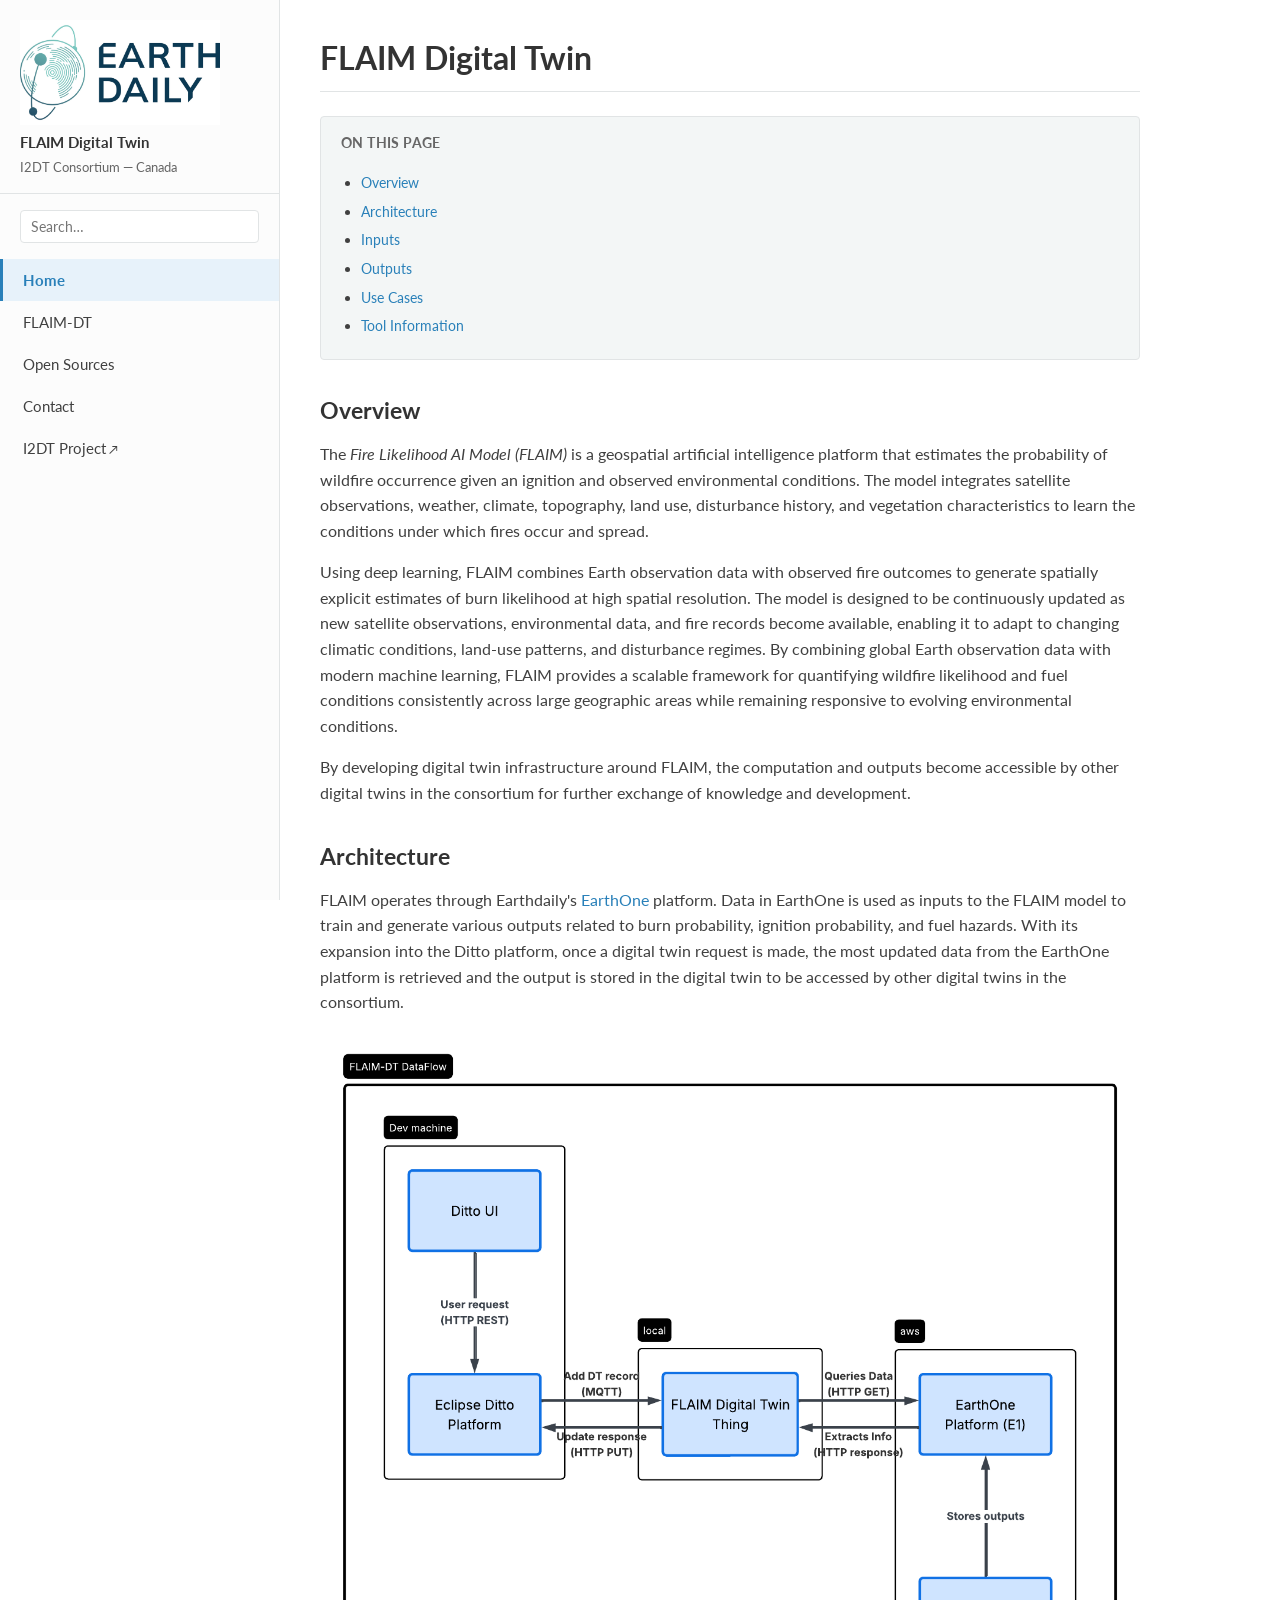
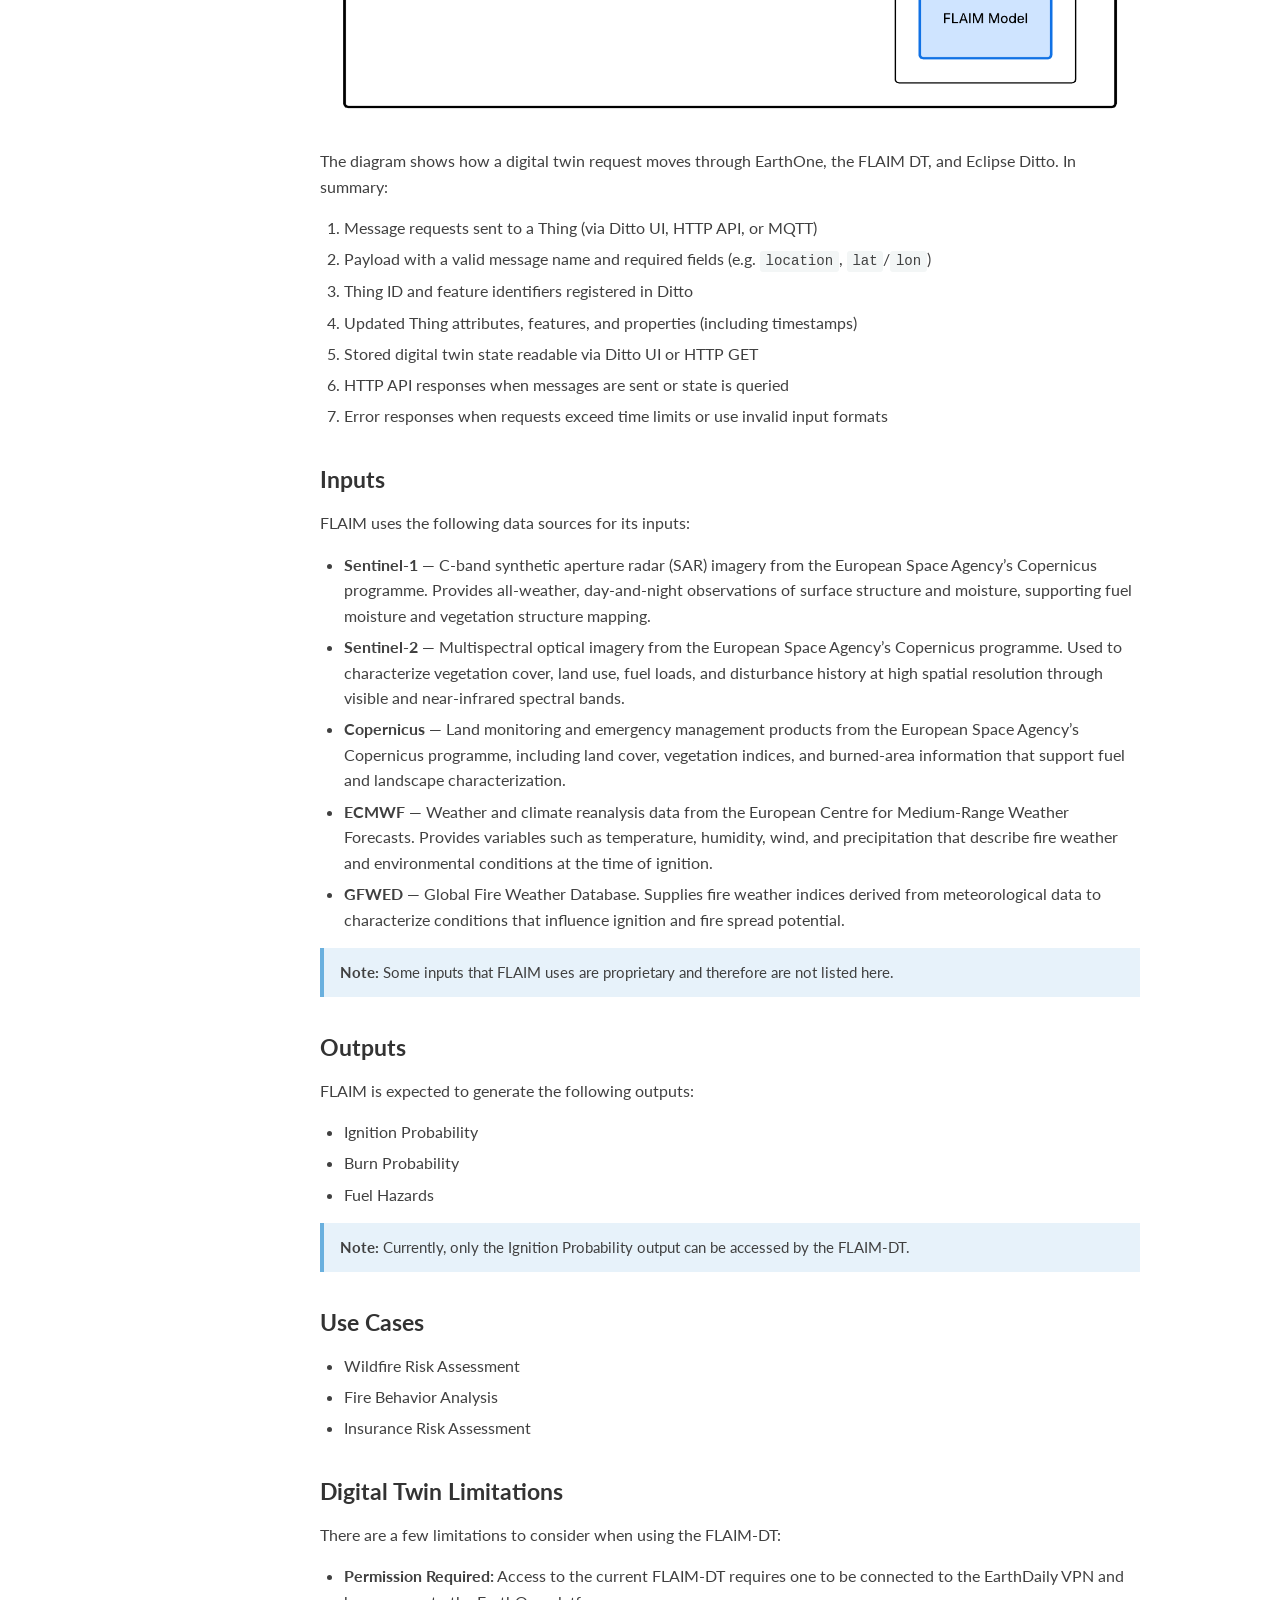
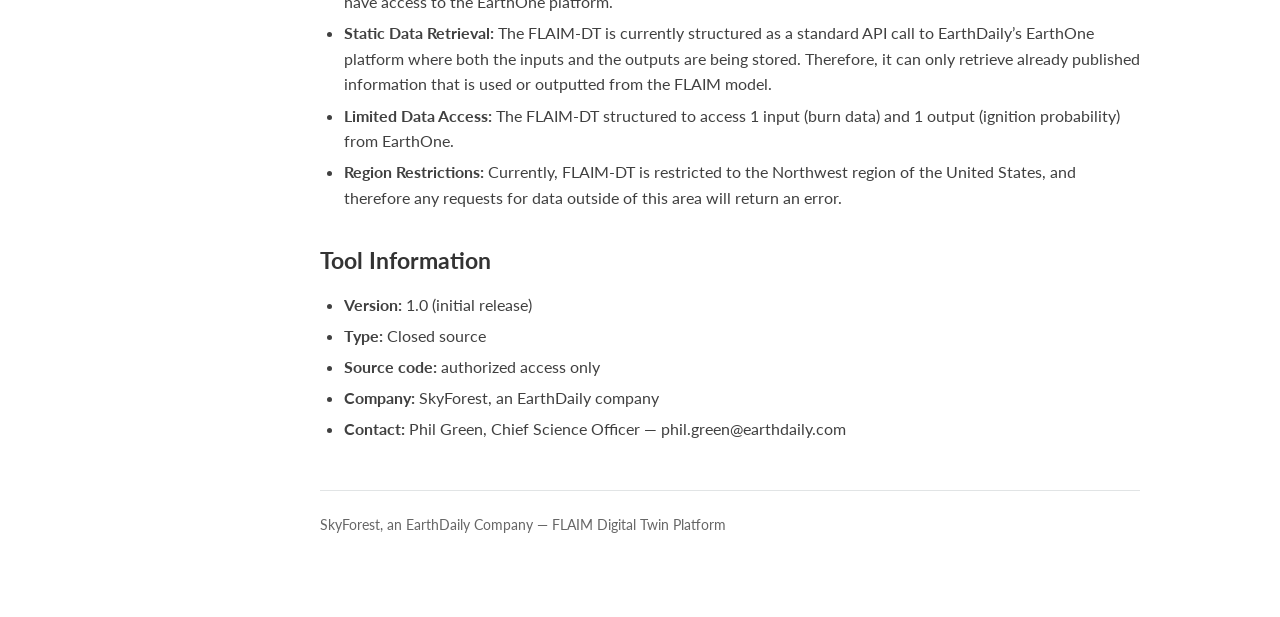
<file: index.html>
<script>
    document.getElementById('search-input').addEventListener('input', function (e) {
      const q = e.target.value.toLowerCase().trim();
      document.querySelectorAll('.main section').forEach(function (section) {
        const text = section.textContent.toLowerCase();
        section.classList.toggle('search-hidden', q.length > 0 && !text.includes(q));
      });
      document.querySelectorAll('.nav-tabs li').forEach(function (item) {
        const text = item.textContent.toLowerCase();
        item.classList.toggle('search-hidden', q.length > 0 && !text.includes(q));
      });
    });
  </script>


<!DOCTYPE html>
<html lang="en">
<head>
  <meta charset="UTF-8">
  <meta name="viewport" content="width=device-width, initial-scale=1.0">
  <title>FLAIM Digital Twin</title>
  <link rel="stylesheet" href="style.css">
</head>
<body>
  <a class="skip-link" href="#main-content">Skip to content</a>

  <div class="layout">
    <aside class="sidebar">
      <div class="sidebar-logo">
        <img src="images/EarthDaily_Logo.jpg" alt="EarthDaily Analytics" onerror="this.style.display='none'">
        <p class="site-title">FLAIM Digital Twin</p>
        <p class="site-subtitle">I2DT Consortium — Canada</p>
      </div>

      <div class="search-box">
        <input type="search" id="search-input" placeholder="Search…" aria-label="Search">
      </div>

      <ul class="nav-tabs">
        <li><a href="index.html" class="active">Home</a></li>
        <li><a href="FLAIM-DT.html">FLAIM-DT</a></li>
        <li><a href="open-sources.html">Open Sources</a></li>
        <li><a href="contact.html">Contact</a></li>
        <li class="external"><a href="https://itea4.org/project/i2dt.html" target="_blank" rel="noopener">I2DT Project</a></li>
      </ul>
    </aside>

    <main class="main" id="main-content">
      <h1>FLAIM Digital Twin</h1>

      <nav class="toc" aria-label="Table of contents">
        <p class="toc-title">On this page</p>
        <ul>
          <li><a href="#overview">Overview</a></li>
          <li><a href="#architecture">Architecture</a></li>
          <li><a href="#inputs">Inputs</a></li>
          <li><a href="#outputs">Outputs</a></li>
          <li><a href="#use-cases">Use Cases</a></li>
          <li><a href="#tool-information">Tool Information</a></li>
        </ul>
      </nav>

      <!-- OVERVIEW -->
      <section id="overview">
        <h2>Overview</h2>
        <p>
            The <i>Fire Likelihood AI Model (FLAIM)</i> is a geospatial artificial intelligence platform that estimates the probability of wildfire occurrence given an ignition and observed environmental conditions. The model integrates satellite observations, weather, climate, topography, land use, disturbance history, and vegetation characteristics to learn the conditions under which fires occur and spread.
        </p>
        <p>
            Using deep learning, FLAIM combines Earth observation data with observed fire outcomes to generate spatially explicit estimates of burn likelihood at high spatial resolution. The model is designed to be continuously updated as new satellite observations, environmental data, and fire records become available, enabling it to adapt to changing climatic conditions, land-use patterns, and disturbance regimes. By combining global Earth observation data with modern machine learning, FLAIM provides a scalable framework for quantifying wildfire likelihood and fuel conditions consistently across large geographic areas while remaining responsive to evolving environmental conditions.
        </p>
        <p>
            By developing digital twin infrastructure around FLAIM, the computation and outputs become accessible by other digital twins in the consortium for further exchange of knowledge and development.
        </p>
      </section>

      <!-- ARCHITECTURE -->
      <section id="architecture">
        <h2>Architecture</h2>
        <p>
            FLAIM operates through Earthdaily's <a href="https://earthdaily.com/earthone" target="_blank" rel="noopener">EarthOne</a> platform. Data in EarthOne is used as inputs to the FLAIM model to train and generate various outputs related to burn probability, ignition probability, and fuel hazards. With its expansion into the Ditto platform, once a digital twin request is made, the most updated data from the EarthOne platform is retrieved and the output is stored in the digital twin to be accessed by other digital twins in the consortium.
        </p>
        <img src="images/FLAIM-DTv2.png" alt="FLAIM Digital Twin infrastructure on Eclipse Ditto and EarthOne" style="max-width: 100%; height: auto; display: block; margin: 1rem 0;">

        <p>
          The diagram shows how a digital twin request moves through EarthOne, the FLAIM DT,
          and Eclipse Ditto. In summary:
        </p>
        <ol>
          <li>Message requests sent to a Thing (via Ditto UI, HTTP API, or MQTT)</li>
          <li>Payload with a valid message name and required fields (e.g. <code>location</code>, <code>lat</code>/<code>lon</code>)</li>
          <li>Thing ID and feature identifiers registered in Ditto</li>
          <li>Updated Thing attributes, features, and properties (including timestamps)</li>
          <li>Stored digital twin state readable via Ditto UI or HTTP GET</li>
          <li>HTTP API responses when messages are sent or state is queried</li>
          <li>Error responses when requests exceed time limits or use invalid input formats</li>
        </ol>

      </section>

      <!-- INPUTS -->
      <section id="inputs">
        <h2>Inputs</h2>
        <p>
            FLAIM uses the following data sources for its inputs:
            <ul>
              <li><strong>Sentinel-1</strong> — C-band synthetic aperture radar (SAR) imagery from the European Space Agency’s Copernicus programme. Provides all-weather, day-and-night observations of surface structure and moisture, supporting fuel moisture and vegetation structure mapping.</li>
              <li><strong>Sentinel-2</strong> — Multispectral optical imagery from the European Space Agency’s Copernicus programme. Used to characterize vegetation cover, land use, fuel loads, and disturbance history at high spatial resolution through visible and near-infrared spectral bands.</li>
              <li><strong>Copernicus</strong> — Land monitoring and emergency management products from the European Space Agency’s Copernicus programme, including land cover, vegetation indices, and burned-area information that support fuel and landscape characterization.</li>
              <li><strong>ECMWF</strong> — Weather and climate reanalysis data from the European Centre for Medium-Range Weather Forecasts. Provides variables such as temperature, humidity, wind, and precipitation that describe fire weather and environmental conditions at the time of ignition.</li>
              <li><strong>GFWED</strong> — Global Fire Weather Database. Supplies fire weather indices derived from meteorological data to characterize conditions that influence ignition and fire spread potential.</li>
          </ul>
        </p>
        <div class="note">
            <strong>Note:</strong> Some inputs that FLAIM uses are proprietary and therefore are not listed here.
        </div>
        
      </section>

      <!-- OUTPUTS -->
      <section id="outputs">
        <h2>Outputs</h2>
        <p>
            FLAIM is expected to generate the following outputs:
            <ul>
                <li>Ignition Probability</li>
                <li>Burn Probability</li>
                <li>Fuel Hazards</li>
            </ul>
        </p>
        <div class="note">
            <strong>Note:</strong> Currently, only the Ignition Probability output can be accessed by the FLAIM-DT.
        </div>
        
      </section>

      <!-- USE CASES -->
      <section id="use-cases">
        <h2>Use Cases</h2>
        <ul>
            <li>Wildfire Risk Assessment</li>
            <li>Fire Behavior Analysis</li>
            <li>Insurance Risk Assessment</li>
        </ul>


        <h2>Digital Twin Limitations</h2>
        <p>
          There are a few limitations to consider when using the FLAIM-DT:
        </p>
        <ul>
          <li><strong>Permission Required:</strong> Access to the current FLAIM-DT requires one to be connected to the EarthDaily VPN and have access to the EarthOne platform.</li>
          <li><strong>Static Data Retrieval:</strong> The FLAIM-DT is currently structured as a standard API call to EarthDaily’s EarthOne platform where both the inputs and the outputs are being stored. Therefore, it can only retrieve already published information that is used or outputted from the FLAIM model.</li>
          <li><strong>Limited Data Access:</strong> The FLAIM-DT structured to access 1 input (burn data) and 1 output (ignition probability) from EarthOne. </li>
          <li><strong>Region Restrictions:</strong> Currently, FLAIM-DT is restricted to the Northwest region of the United States, and therefore any requests for data outside of this area will return an error. </li>
        </ul>

      <!-- TOOL INFORMATION -->
      <section id="tool-information">
        <h2>Tool Information</h2>
        <ul>
          <li><strong>Version:</strong> 1.0 (initial release)</li>
          <li><strong>Type:</strong> Closed source</li>
          <li><strong>Source code:</strong> authorized access only</li>
          <li><strong>Company:</strong> SkyForest, an EarthDaily company</li>
          <li><strong>Contact:</strong> Phil Green, Chief Science Officer — phil.green@earthdaily.com</li>
        </ul>
      </section>

      <footer class="footer">
        <p>SkyForest, an EarthDaily Company — FLAIM Digital Twin Platform</p>
      </footer>
    </main>
  </div>

  <!-- paste shared search script here -->
</body>
</html>
</file>
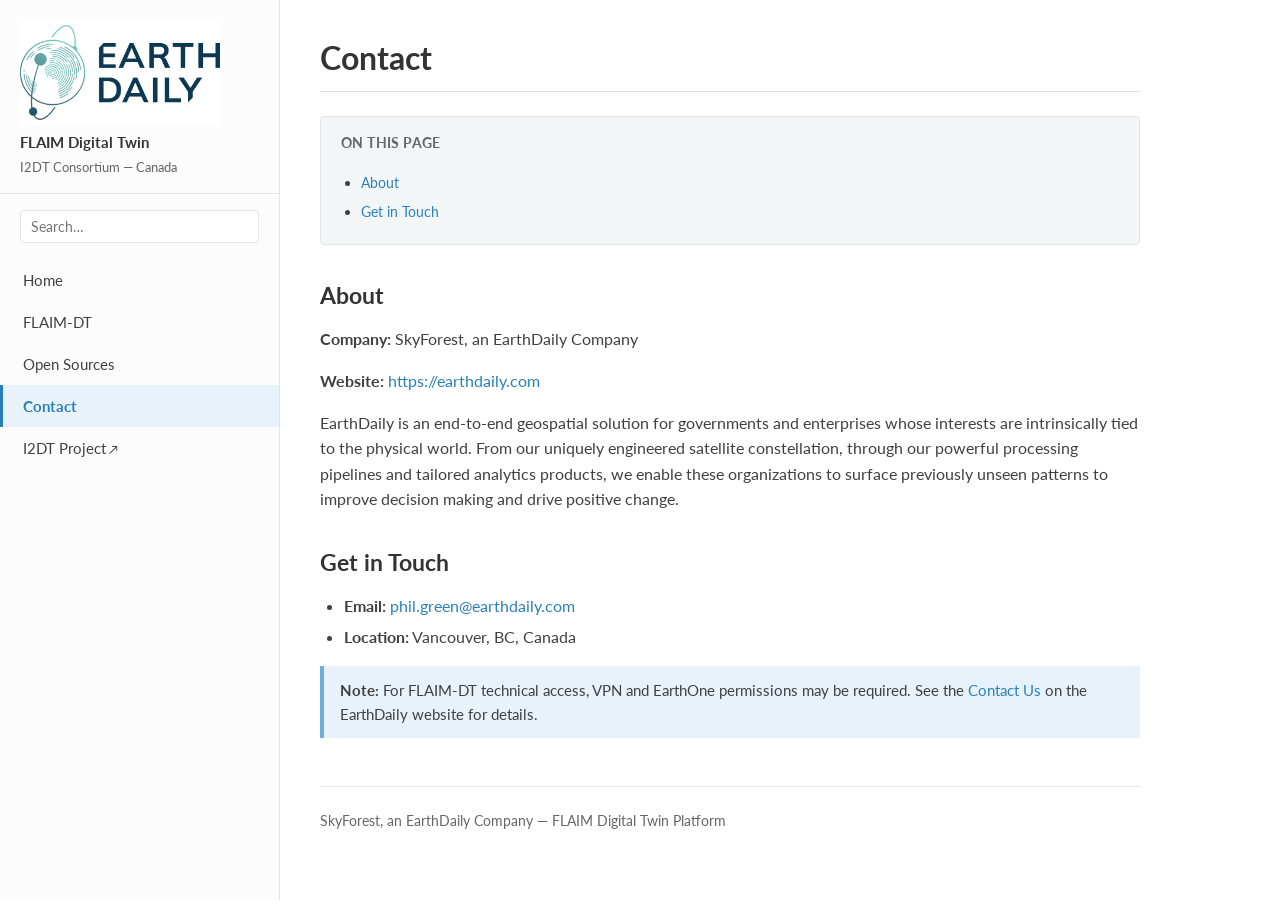
<file: contact.html>
<script>
    document.getElementById('search-input').addEventListener('input', function (e) {
      const q = e.target.value.toLowerCase().trim();
      document.querySelectorAll('.main section').forEach(function (section) {
        const text = section.textContent.toLowerCase();
        section.classList.toggle('search-hidden', q.length > 0 && !text.includes(q));
      });
      document.querySelectorAll('.nav-tabs li').forEach(function (item) {
        const text = item.textContent.toLowerCase();
        item.classList.toggle('search-hidden', q.length > 0 && !text.includes(q));
      });
    });
  </script>

<!DOCTYPE html>
<html lang="en">
<head>
  <meta charset="UTF-8">
  <meta name="viewport" content="width=device-width, initial-scale=1.0">
  <title>Contact — FLAIM Digital Twin</title>
  <link rel="stylesheet" href="style.css">
</head>
<body>
  <a class="skip-link" href="#main-content">Skip to content</a>

  <div class="layout">
    <aside class="sidebar">
        <div class="sidebar-logo">
            <img src="images/EarthDaily_Logo.jpg" alt="EarthDaily Analytics" onerror="this.style.display='none'">
            <p class="site-title">FLAIM Digital Twin</p>
            <p class="site-subtitle">I2DT Consortium — Canada</p>
          </div>

      <div class="search-box">
        <input type="search" id="search-input" placeholder="Search…" aria-label="Search">
      </div>

      <ul class="nav-tabs">
        <li><a href="index.html">Home</a></li>
        <li><a href="FLAIM-DT.html">FLAIM-DT</a></li>
        <li><a href="open-sources.html">Open Sources</a></li>
        <li><a href="contact.html" class="active">Contact</a></li>
        <li class="external"><a href="https://itea4.org/project/i2dt.html" target="_blank" rel="noopener">I2DT Project</a></li>
      </ul>
    </aside>

    <main class="main" id="main-content">
      <h1>Contact</h1>

      <nav class="toc" aria-label="Table of contents">
        <p class="toc-title">On this page</p>
        <ul>
          <li><a href="#about">About</a></li>
          <li><a href="#get-in-touch">Get in Touch</a></li>
        </ul>
      </nav>

      <section id="about">
        <h2>About</h2>
        <p><strong>Company:</strong> SkyForest, an EarthDaily Company</p>
        <p><strong>Website:</strong> <a href="https://earthdaily.com" target="_blank" rel="noopener">https://earthdaily.com</a></p>
        <p>
            EarthDaily is an end-to-end geospatial solution for governments and enterprises whose interests are intrinsically tied to the physical world. From our uniquely engineered satellite constellation, through our powerful processing pipelines and tailored analytics products, we enable these organizations to surface previously unseen patterns to improve decision making and drive positive change.
        </p>
      </section>

      <section id="get-in-touch">
        <h2>Get in Touch</h2>
        <ul>
          <li><strong>Email:</strong> <a href="mailto:phil.green@earthdaily.com">phil.green@earthdaily.com</a></li>
          <li><strong>Location:</strong> Vancouver, BC, Canada</li>
        </ul>
        <div class="note">
          <strong>Note:</strong> For FLAIM-DT technical access, VPN and EarthOne permissions may be required. See the <a href="https://earthdaily.com/contact">Contact Us</a> on the EarthDaily website for details.
        </div>
      </section>

      <footer class="footer">
        <p>SkyForest, an EarthDaily Company — FLAIM Digital Twin Platform</p>
      </footer>
    </main>
  </div>
</body>
</html>
</file>
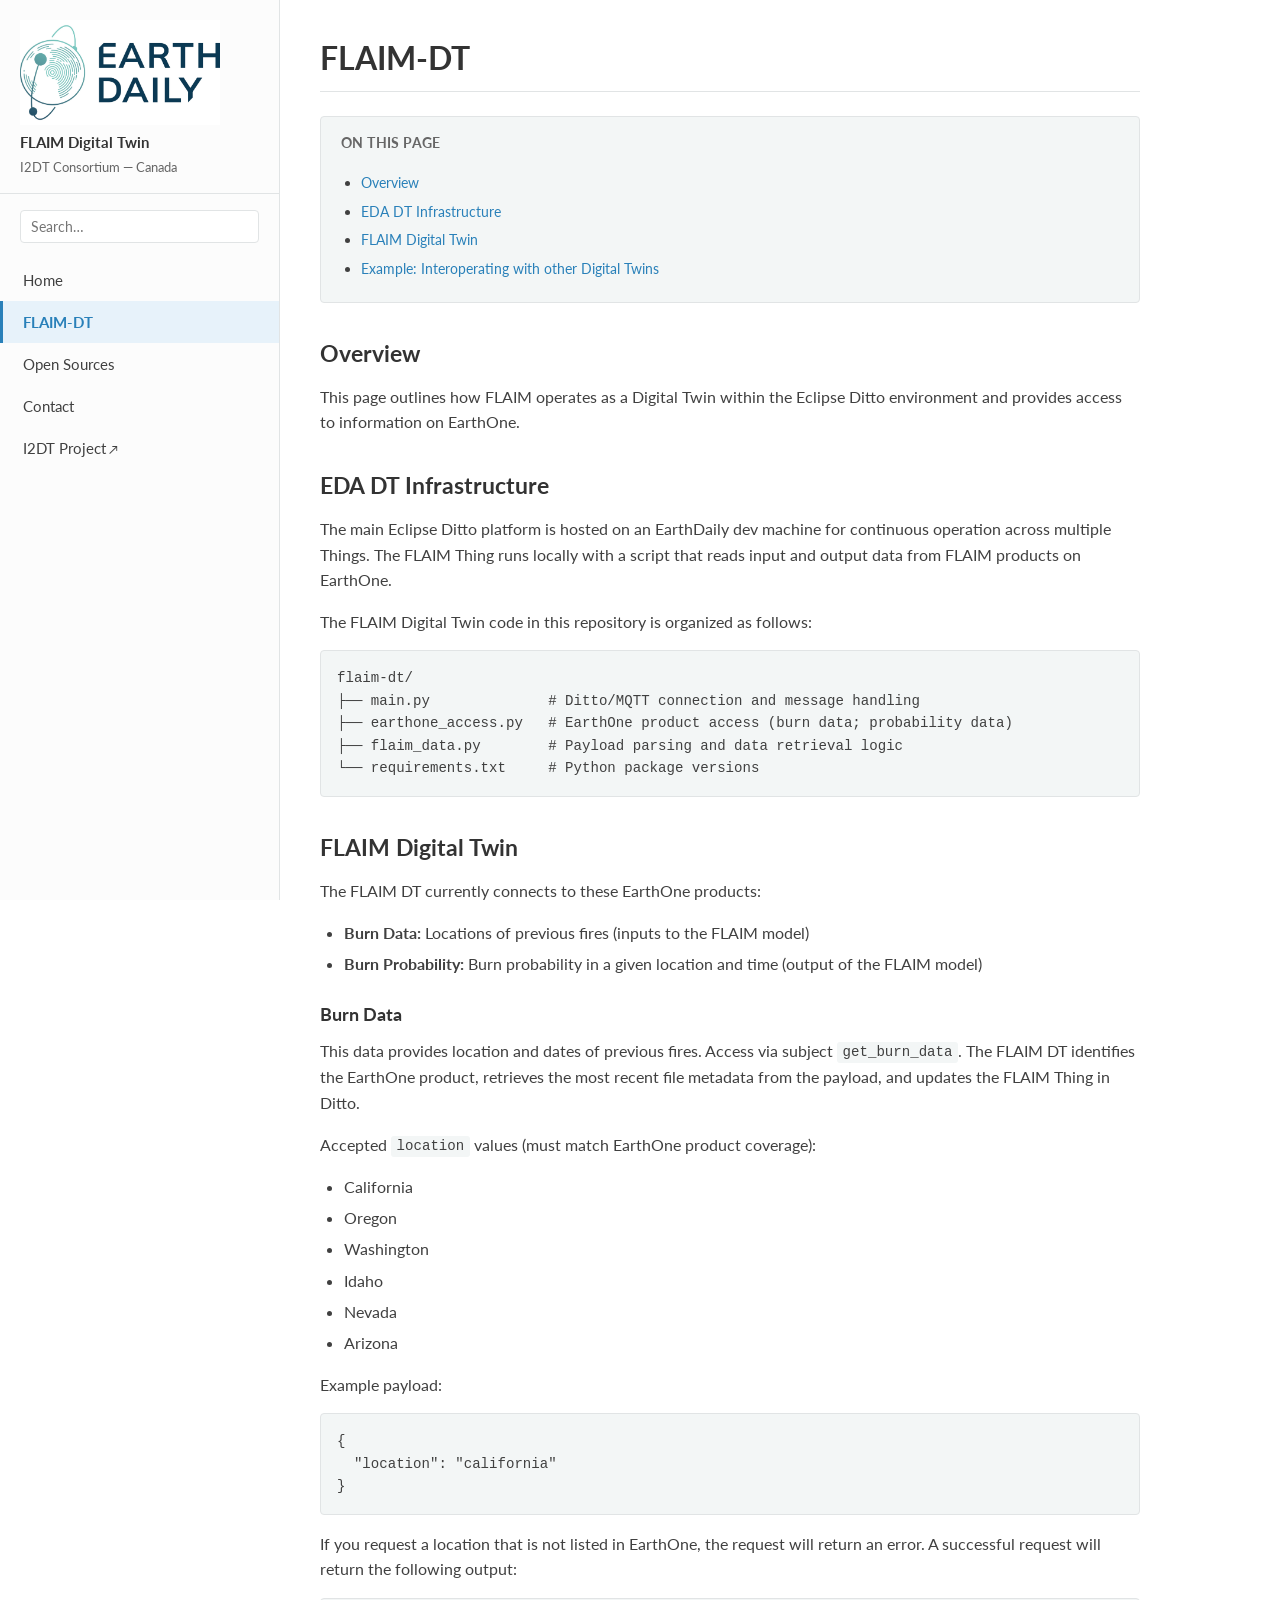
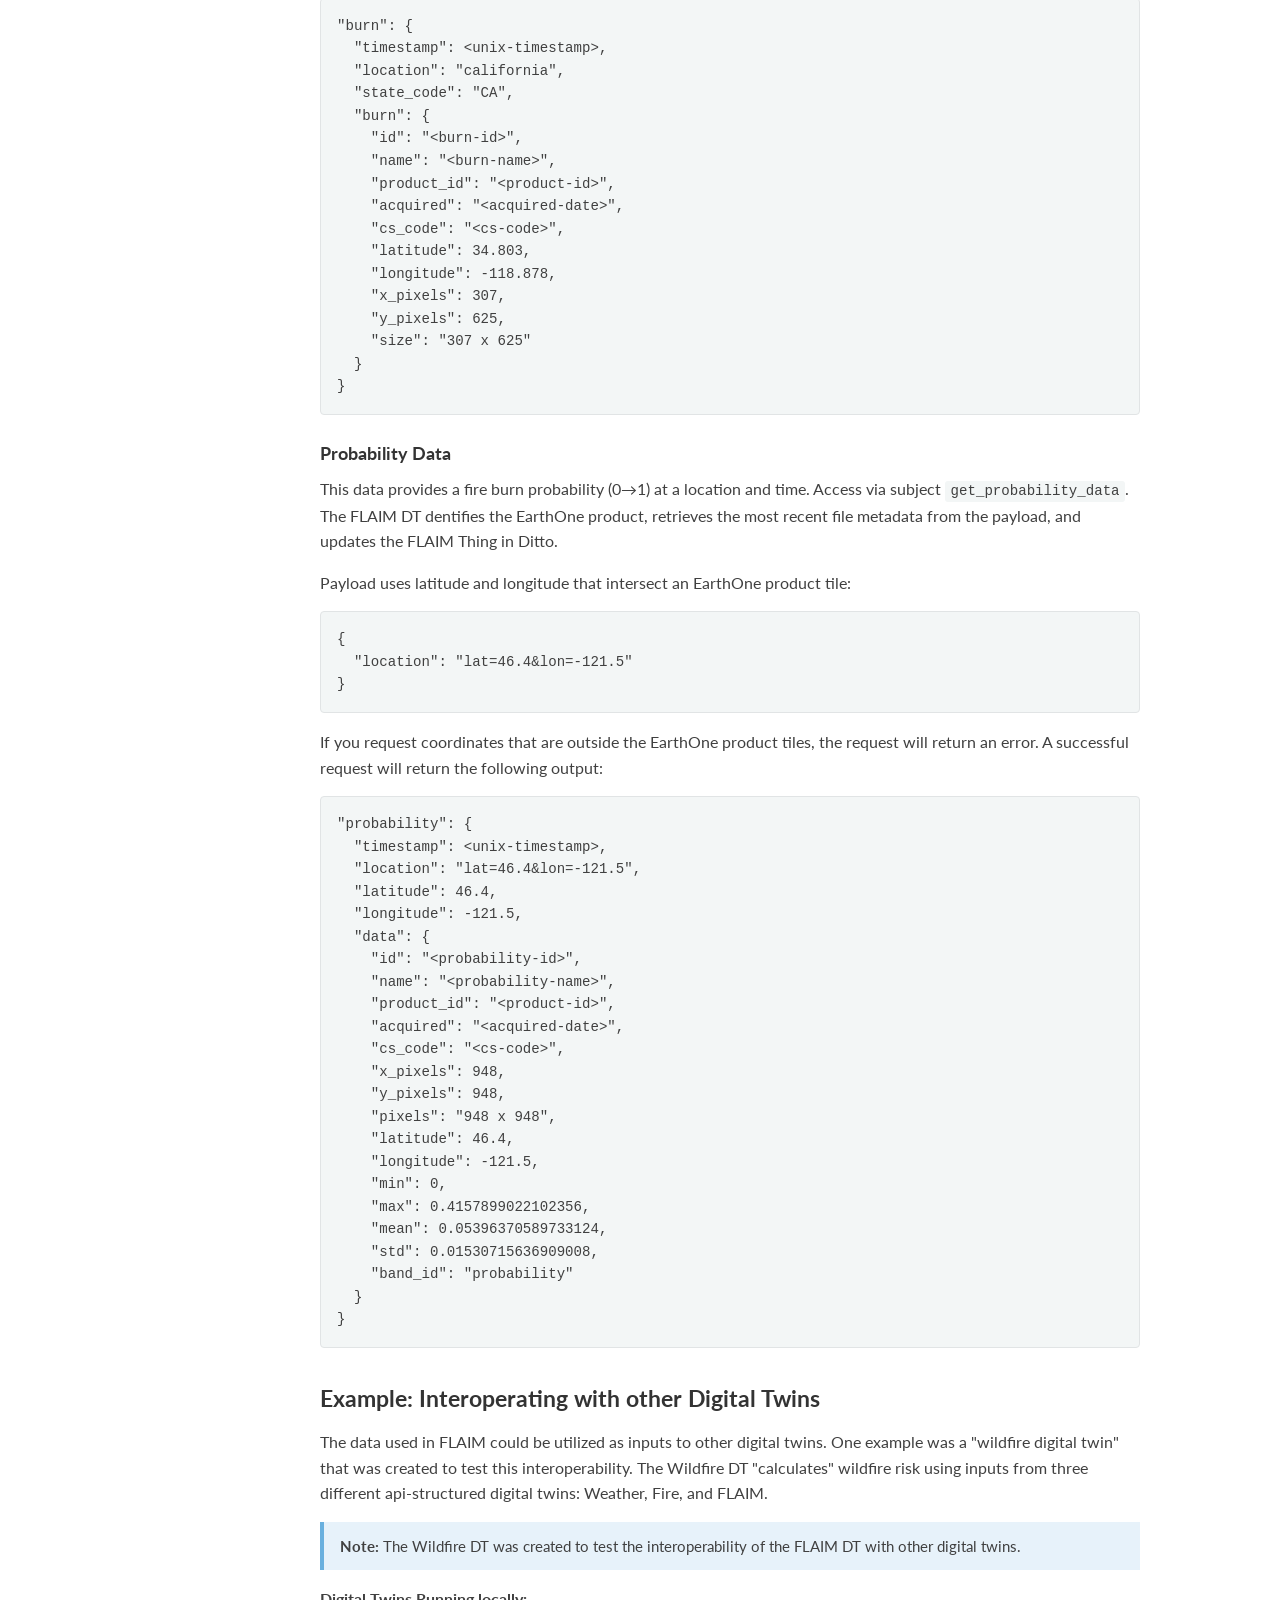
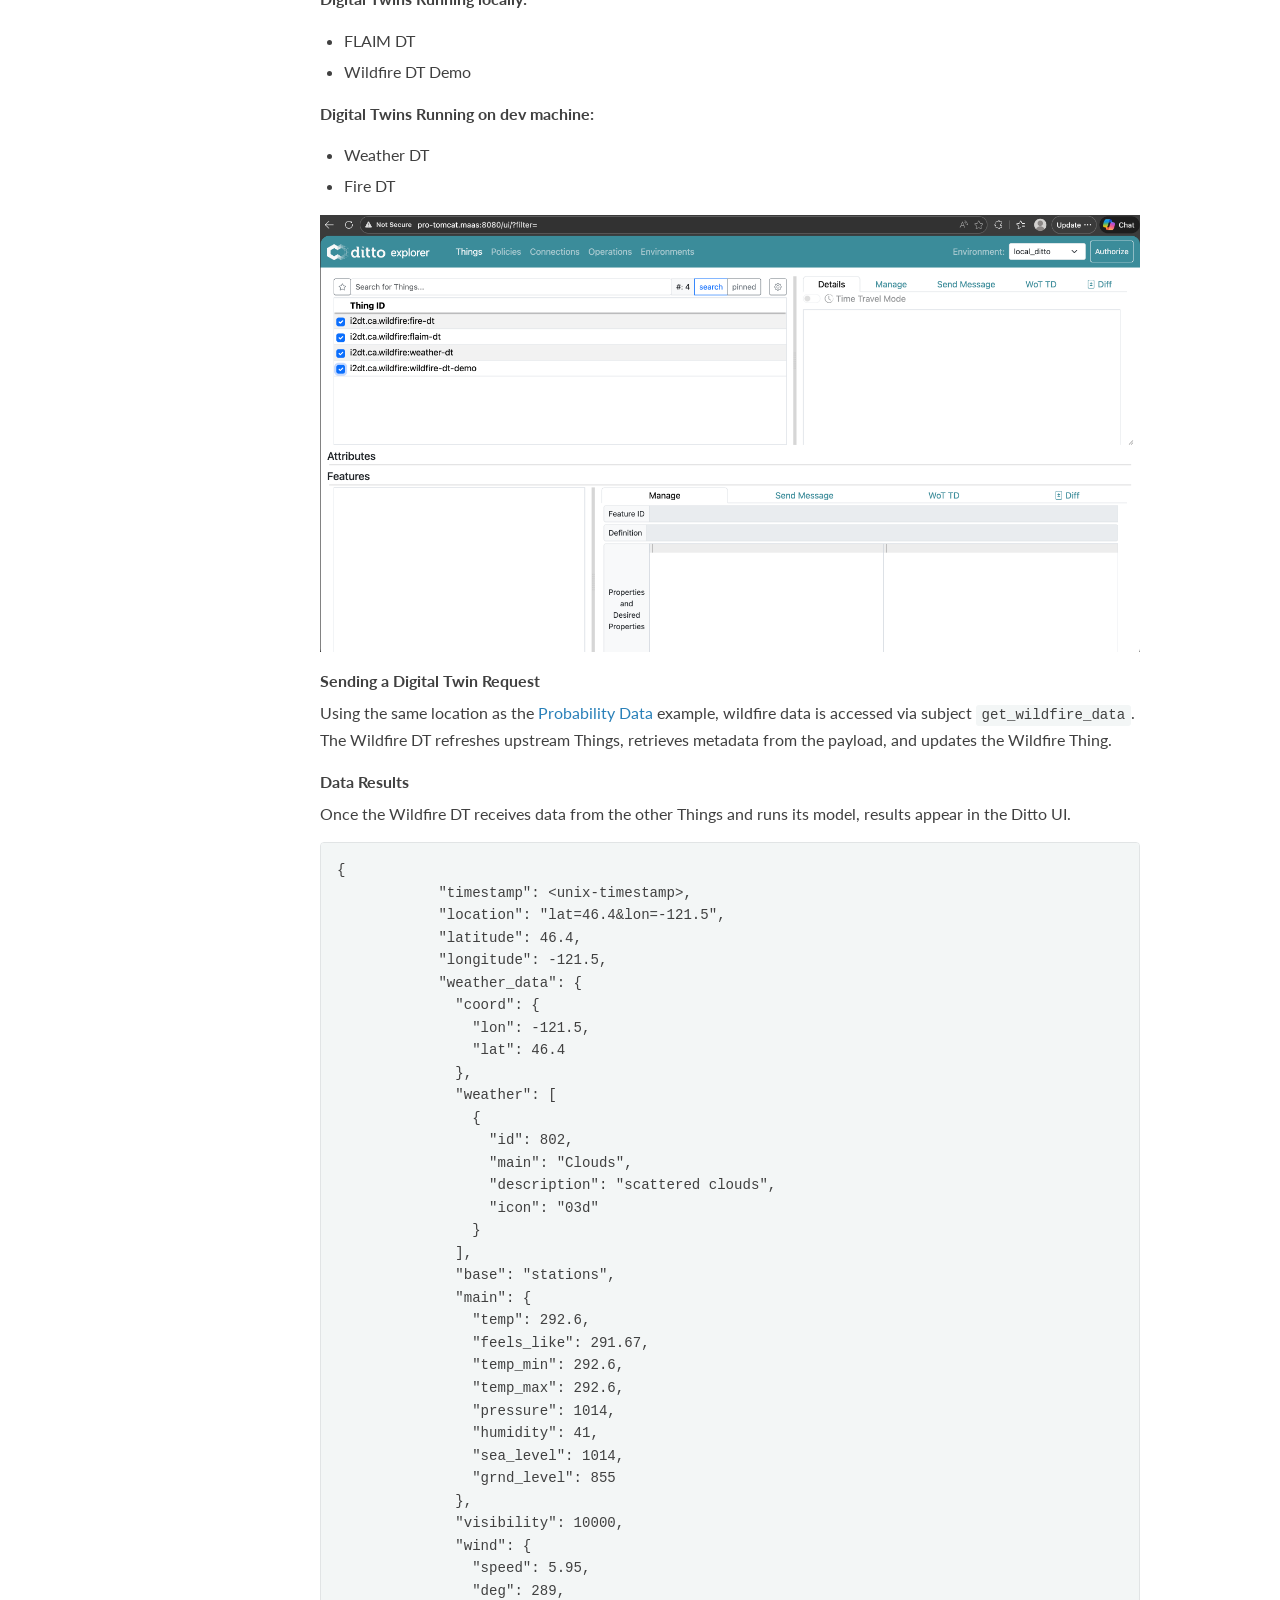
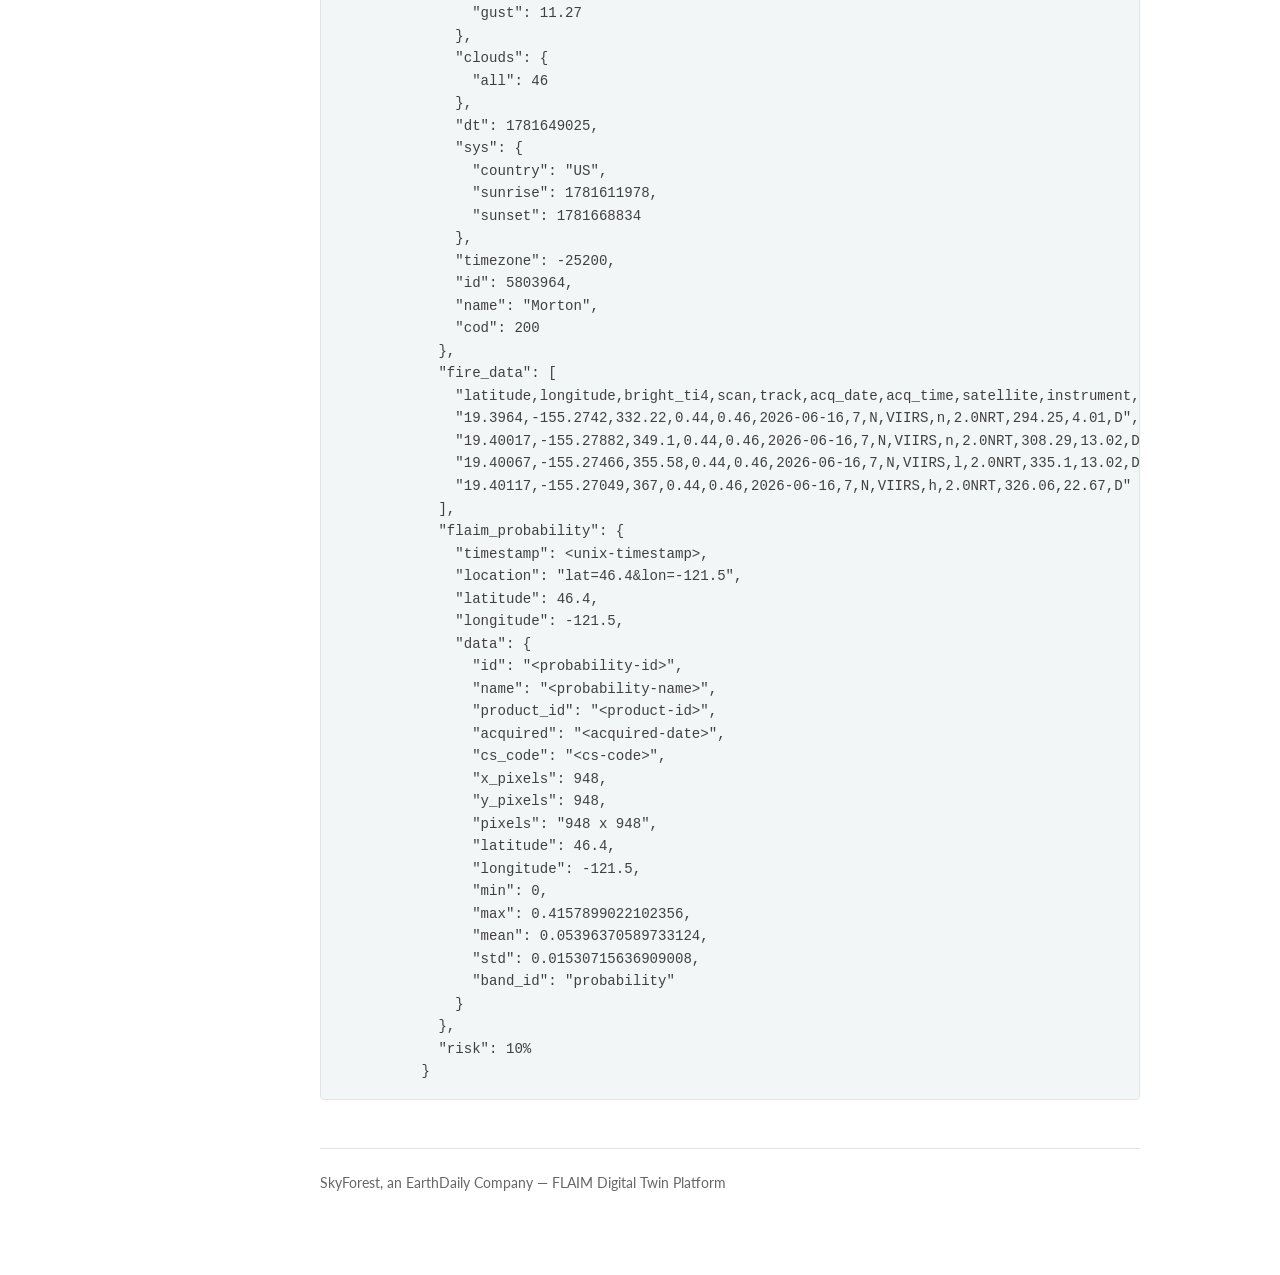
<file: FLAIM-DT.html>
<script>
    document.getElementById('search-input').addEventListener('input', function (e) {
      const q = e.target.value.toLowerCase().trim();
      document.querySelectorAll('.main section').forEach(function (section) {
        const text = section.textContent.toLowerCase();
        section.classList.toggle('search-hidden', q.length > 0 && !text.includes(q));
      });
      document.querySelectorAll('.nav-tabs li').forEach(function (item) {
        const text = item.textContent.toLowerCase();
        item.classList.toggle('search-hidden', q.length > 0 && !text.includes(q));
      });
    });
  </script>

<!DOCTYPE html>
<html lang="en">
<head>
  <meta charset="UTF-8">
  <meta name="viewport" content="width=device-width, initial-scale=1.0">
  <title>FLAIM Digital Twin</title>
  <link rel="stylesheet" href="style.css">
</head>
<body>
  <a class="skip-link" href="#main-content">Skip to content</a>

  <div class="layout">
    <aside class="sidebar">
      <div class="sidebar-logo">
        <img src="images/EarthDaily_Logo.jpg" alt="EarthDaily Analytics" onerror="this.style.display='none'">
        <p class="site-title">FLAIM Digital Twin</p>
        <p class="site-subtitle">I2DT Consortium — Canada</p>
      </div>

      <div class="search-box">
        <input type="search" id="search-input" placeholder="Search…" aria-label="Search">
      </div>

      <ul class="nav-tabs">
        <li><a href="index.html">Home</a></li>
        <li><a href="FLAIM-DT.html" class="active">FLAIM-DT</a></li>
        <li><a href="open-sources.html">Open Sources</a></li>
        <li><a href="contact.html">Contact</a></li>
        <li class="external"><a href="https://itea4.org/project/i2dt.html" target="_blank" rel="noopener">I2DT Project</a></li>
      </ul>
    </aside>

    <main class="main" id="main-content">
      <h1>FLAIM-DT</h1>

      <nav class="toc" aria-label="Table of contents">
        <p class="toc-title">On this page</p>
        <ul>
          <li><a href="#overview">Overview</a></li>
          <li><a href="#eda-dt-infrastructure">EDA DT Infrastructure</a></li>
          <li><a href="#flaim-digital-twin">FLAIM Digital Twin</a></li>
          <li><a href="#interoperating-dt">Example: Interoperating with other Digital Twins</a></li>
        </ul>
      </nav>

      <!-- OVERVIEW -->
      <section id="overview">
        <h2>Overview</h2>
        <p>
          This page outlines how FLAIM operates as a Digital Twin within the Eclipse Ditto environment and provides
          access to information on EarthOne.
        </p>

      <!-- EDA DT INFRASTRUCTURE -->
      <section id="eda-dt-infrastructure">
        <h2>EDA DT Infrastructure</h2>
        <p>
          The main Eclipse Ditto platform is hosted on an EarthDaily dev machine for continuous operation across multiple Things. The FLAIM
          Thing runs locally with a script that reads input and output data from FLAIM products on EarthOne.
        </p>

        <p>The FLAIM Digital Twin code in this repository is organized as follows:</p>
        <pre><code>flaim-dt/
├── main.py              # Ditto/MQTT connection and message handling
├── earthone_access.py   # EarthOne product access (burn data; probability data)
├── flaim_data.py        # Payload parsing and data retrieval logic
└── requirements.txt     # Python package versions</code></pre>

        <!-- FLAIM DIGITAL TWIN -->
        <section id="flaim-digital-twin">
        <h2>FLAIM Digital Twin</h2>
        <p>The FLAIM DT currently connects to these EarthOne products:</p>
        <ul>
          <li><strong>Burn Data:</strong> Locations of previous fires (inputs to the FLAIM model)</li>
          <li><strong>Burn Probability:</strong> Burn probability in a given location and time (output of the FLAIM model)</li>
        </ul>

        <h3>Burn Data</h3>
        <p>
          This data provides location and dates of previous fires. Access via subject <code>get_burn_data</code>. The FLAIM DT
          identifies the EarthOne product, retrieves the most recent file metadata from the payload, and updates the
          FLAIM Thing in Ditto.
        </p>
        <p>Accepted <code>location</code> values (must match EarthOne product coverage):</p>
        <ul>
          <li>California</li>
          <li>Oregon</li>
          <li>Washington</li>
          <li>Idaho</li>
          <li>Nevada</li>
          <li>Arizona</li>
        </ul>
        <p>Example payload:</p>
        <pre><code>{
  "location": "california"
}</code></pre>
        <p>If you request a location that is not listed in EarthOne, the request will return an error. A successful request will return the following output:</p>
        <pre><code>"burn": {
  "timestamp": &lt;unix-timestamp&gt;,
  "location": "california",
  "state_code": "CA",
  "burn": {
    "id": "&lt;burn-id&gt;",
    "name": "&lt;burn-name&gt;",
    "product_id": "&lt;product-id&gt;",
    "acquired": "&lt;acquired-date&gt;",
    "cs_code": "&lt;cs-code&gt;",
    "latitude": 34.803,
    "longitude": -118.878,
    "x_pixels": 307,
    "y_pixels": 625,
    "size": "307 x 625"
  }
}</code></pre>

        <h3>Probability Data</h3>
        <p>
          This data provides a fire burn probability (0→1) at a location and time. Access via subject <code>get_probability_data</code>.
          The FLAIM DT dentifies the EarthOne product, retrieves the most recent file metadata from the payload, and updates the
          FLAIM Thing in Ditto.
        </p>
        <p>Payload uses latitude and longitude that intersect an EarthOne product tile:</p>
        <pre><code>{
  "location": "lat=46.4&lon=-121.5"
}</code></pre>
        <p>If you request coordinates that are outside the EarthOne product tiles, the request will return an error. A successful request will return the following output:</p>
        <pre><code>"probability": {
  "timestamp": &lt;unix-timestamp&gt;,
  "location": "lat=46.4&lon=-121.5",
  "latitude": 46.4,
  "longitude": -121.5,
  "data": {
    "id": "&lt;probability-id&gt;",
    "name": "&lt;probability-name&gt;",
    "product_id": "&lt;product-id&gt;",
    "acquired": "&lt;acquired-date&gt;",
    "cs_code": "&lt;cs-code&gt;",
    "x_pixels": 948,
    "y_pixels": 948,
    "pixels": "948 x 948",
    "latitude": 46.4,
    "longitude": -121.5,
    "min": 0,
    "max": 0.4157899022102356,
    "mean": 0.05396370589733124,
    "std": 0.01530715636909008,
    "band_id": "probability"
  }
}</code></pre>

        <!-- RELATED CONTENT — WILDFIRE DIGITAL TWIN DEMO -->
    <section id="interoperating-dt">
        <h2>Example: Interoperating with other Digital Twins</h2>
        <p>
          The data used in FLAIM could be utilized as inputs to other digital twins. One example was a "wildfire digital twin"
          that was created to test this interoperability. The Wildfire DT "calculates" wildfire risk using inputs from three different api-structured digital twins: Weather, Fire, and FLAIM.
        </p>
        <div class="note">
            <strong>Note:</strong> The Wildfire DT was created to test the interoperability of the FLAIM DT with other digital twins.
        </div>

        <p><strong>Digital Twins Running locally:</strong></p>
        <ul>
          <li>FLAIM DT</li>
          <li>Wildfire DT Demo</li>
        </ul>
        <p><strong>Digital Twins Running on dev machine:</strong></p>
        <ul>
          <li>Weather DT</li>
          <li>Fire DT</li>
        </ul>

        <img src="images/Interoperability_Demo.png" alt="Interoperating with other Digital Twins" style="max-width: 100%; height: auto; display: block; margin: 1rem 0;">
        
        <h4>Sending a Digital Twin Request</h4>
        <p>
          Using the same location as the
          <a href="#probability-data">Probability Data</a> example, wildfire data is accessed via subject
          <code>get_wildfire_data</code>. The Wildfire DT refreshes upstream Things, retrieves metadata from the payload,
          and updates the Wildfire Thing.
        </p>

        <h4>Data Results</h4>
        <p>
          Once the Wildfire DT receives data from the other Things and runs its model, results appear in the Ditto UI.
        </p>
        <pre><code>{
            "timestamp": &lt;unix-timestamp&gt;,
            "location": "lat=46.4&lon=-121.5",
            "latitude": 46.4,
            "longitude": -121.5,
            "weather_data": {
              "coord": {
                "lon": -121.5,
                "lat": 46.4
              },
              "weather": [
                {
                  "id": 802,
                  "main": "Clouds",
                  "description": "scattered clouds",
                  "icon": "03d"
                }
              ],
              "base": "stations",
              "main": {
                "temp": 292.6,
                "feels_like": 291.67,
                "temp_min": 292.6,
                "temp_max": 292.6,
                "pressure": 1014,
                "humidity": 41,
                "sea_level": 1014,
                "grnd_level": 855
              },
              "visibility": 10000,
              "wind": {
                "speed": 5.95,
                "deg": 289,
                "gust": 11.27
              },
              "clouds": {
                "all": 46
              },
              "dt": 1781649025,
              "sys": {
                "country": "US",
                "sunrise": 1781611978,
                "sunset": 1781668834
              },
              "timezone": -25200,
              "id": 5803964,
              "name": "Morton",
              "cod": 200
            },
            "fire_data": [
              "latitude,longitude,bright_ti4,scan,track,acq_date,acq_time,satellite,instrument,confidence,version,bright_ti5,frp,daynight",
              "19.3964,-155.2742,332.22,0.44,0.46,2026-06-16,7,N,VIIRS,n,2.0NRT,294.25,4.01,D",
              "19.40017,-155.27882,349.1,0.44,0.46,2026-06-16,7,N,VIIRS,n,2.0NRT,308.29,13.02,D",
              "19.40067,-155.27466,355.58,0.44,0.46,2026-06-16,7,N,VIIRS,l,2.0NRT,335.1,13.02,D",
              "19.40117,-155.27049,367,0.44,0.46,2026-06-16,7,N,VIIRS,h,2.0NRT,326.06,22.67,D"
            ],
            "flaim_probability": {
              "timestamp": &lt;unix-timestamp&gt;,
              "location": "lat=46.4&lon=-121.5",
              "latitude": 46.4,
              "longitude": -121.5,
              "data": {
                "id": "&lt;probability-id&gt;",
                "name": "&lt;probability-name&gt;",
                "product_id": "&lt;product-id&gt;",
                "acquired": "&lt;acquired-date&gt;",
                "cs_code": "&lt;cs-code&gt;",
                "x_pixels": 948,
                "y_pixels": 948,
                "pixels": "948 x 948",
                "latitude": 46.4,
                "longitude": -121.5,
                "min": 0,
                "max": 0.4157899022102356,
                "mean": 0.05396370589733124,
                "std": 0.01530715636909008,
                "band_id": "probability"
              }
            },
            "risk": 10%
          }</code></pre>
      </section>

      <footer class="footer">
        <p>SkyForest, an EarthDaily Company — FLAIM Digital Twin Platform</p>
      </footer>
    </main>
  </div>

  <!-- paste shared search script here -->
</body>
</html>
</file>
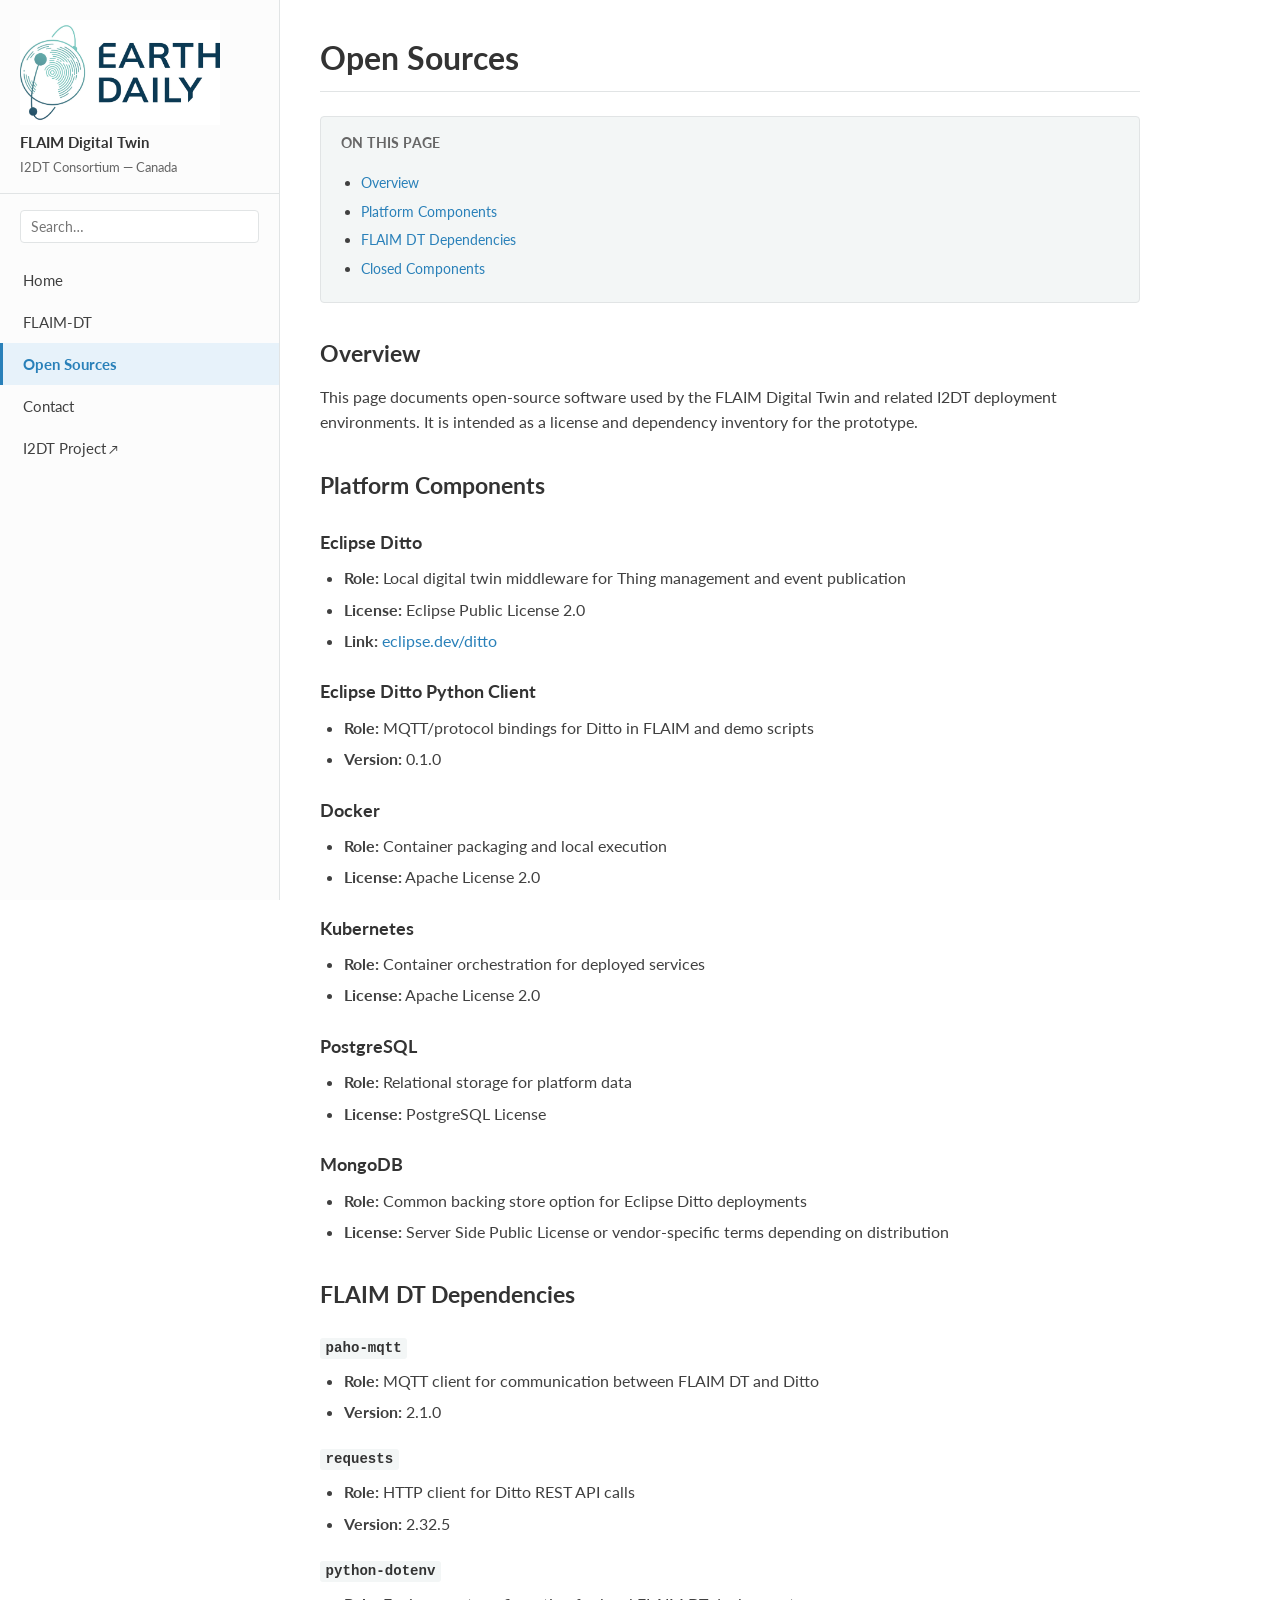
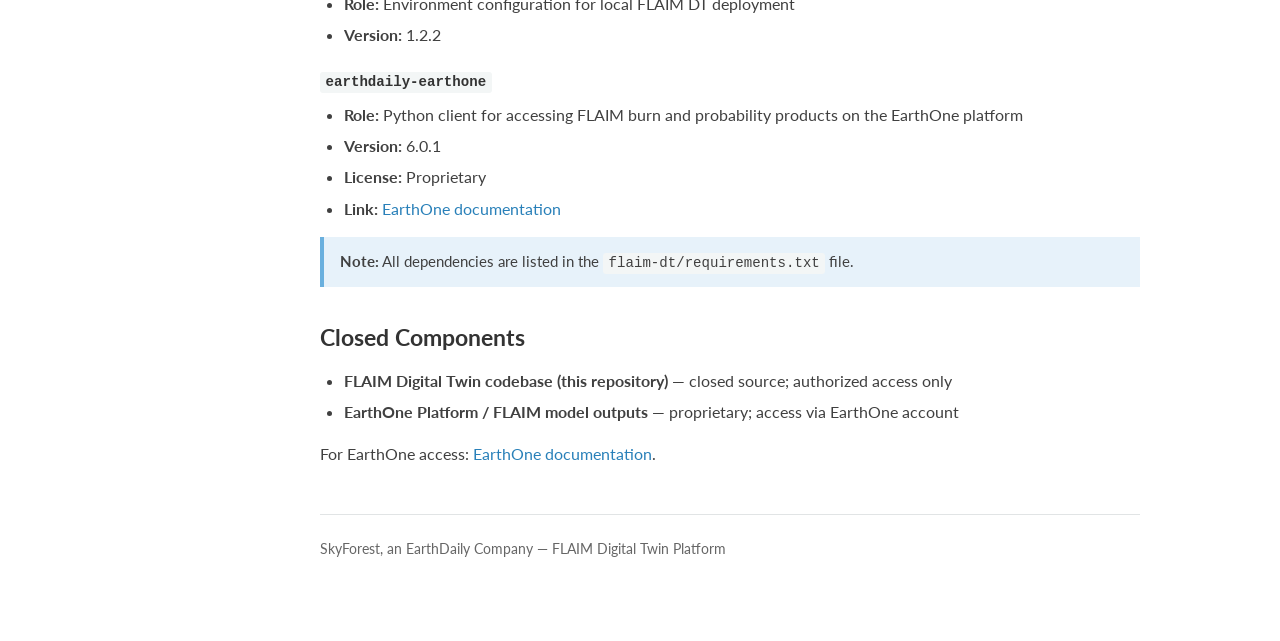
<file: open-sources.html>
<script>
    document.getElementById('search-input').addEventListener('input', function (e) {
      const q = e.target.value.toLowerCase().trim();
      document.querySelectorAll('.main section').forEach(function (section) {
        const text = section.textContent.toLowerCase();
        section.classList.toggle('search-hidden', q.length > 0 && !text.includes(q));
      });
      document.querySelectorAll('.nav-tabs li').forEach(function (item) {
        const text = item.textContent.toLowerCase();
        item.classList.toggle('search-hidden', q.length > 0 && !text.includes(q));
      });
    });
  </script>

<!DOCTYPE html>
<html lang="en">
<head>
  <meta charset="UTF-8">
  <meta name="viewport" content="width=device-width, initial-scale=1.0">
  <title>Open Sources — FLAIM Digital Twin</title>
  <link rel="stylesheet" href="style.css">
</head>
<body>
  <a class="skip-link" href="#main-content">Skip to content</a>

  <div class="layout">
    <aside class="sidebar">
      <div class="sidebar-logo">
        <img src="images/EarthDaily_Logo.jpg" alt="EarthDaily Analytics" onerror="this.style.display='none'">
        <p class="site-title">FLAIM Digital Twin</p>
        <p class="site-subtitle">I2DT Consortium — Canada</p>
      </div>

      <div class="search-box">
        <input type="search" id="search-input" placeholder="Search…" aria-label="Search">
      </div>

      <ul class="nav-tabs">
        <li><a href="index.html">Home</a></li>
        <li><a href="FLAIM-DT.html">FLAIM-DT</a></li>
        <li><a href="open-sources.html" class="active">Open Sources</a></li>
        <li><a href="contact.html">Contact</a></li>
        <li class="external"><a href="https://itea4.org/project/i2dt.html" target="_blank" rel="noopener">I2DT Project</a></li>
      </ul>
    </aside>

    <main class="main" id="main-content">
      <h1>Open Sources</h1>

      <nav class="toc" aria-label="Table of contents">
        <p class="toc-title">On this page</p>
        <ul>
          <li><a href="#overview">Overview</a></li>
          <li><a href="#platform-components">Platform Components</a></li>
          <li><a href="#flaim-dependencies">FLAIM DT Dependencies</a></li>
          <li><a href="#closed-components">Closed Components</a></li>
        </ul>
      </nav>

      <section id="overview">
        <h2>Overview</h2>
        <p>
            This page documents open-source software used by the FLAIM Digital Twin and related I2DT
            deployment environments. It is intended as a license and dependency inventory for the prototype.
          </p>
      </section>

      <section id="platform-components">
        <h2>Platform Components</h2>
        <h3>Eclipse Ditto</h3>
        <ul>
          <li><strong>Role:</strong> Local digital twin middleware for Thing management and event publication</li>
          <li><strong>License:</strong> Eclipse Public License 2.0</li>
          <li><strong>Link:</strong> <a href="https://www.eclipse.dev/ditto/" target="_blank" rel="noopener">eclipse.dev/ditto</a></li>
        </ul>
        <h3>Eclipse Ditto Python Client</h3>
        <ul>
          <li><strong>Role:</strong> MQTT/protocol bindings for Ditto in FLAIM and demo scripts</li>
          <li><strong>Version:</strong> 0.1.0</li>
        </ul>
        <h3>Docker</h3>
        <ul>
          <li><strong>Role:</strong> Container packaging and local execution</li>
          <li><strong>License:</strong> Apache License 2.0</li>
        </ul>
        <h3>Kubernetes</h3>
        <ul>
          <li><strong>Role:</strong> Container orchestration for deployed services</li>
          <li><strong>License:</strong> Apache License 2.0</li>
        </ul>
        <h3>PostgreSQL</h3>
        <ul>
          <li><strong>Role:</strong> Relational storage for platform data</li>
          <li><strong>License:</strong> PostgreSQL License</li>
        </ul>
        <h3>MongoDB</h3>
        <ul>
          <li><strong>Role:</strong> Common backing store option for Eclipse Ditto deployments</li>
          <li><strong>License:</strong> Server Side Public License or vendor-specific terms depending on distribution</li>
        </ul>
      </section>

      <section id="flaim-dependencies">
        <h2>FLAIM DT Dependencies</h2>
        <h3><code>paho-mqtt</code></h3>
        <ul>
          <li><strong>Role:</strong> MQTT client for communication between FLAIM DT and Ditto</li>
          <li><strong>Version:</strong> 2.1.0</li>
        </ul>
        <h3><code>requests</code></h3>
        <ul>
          <li><strong>Role:</strong> HTTP client for Ditto REST API calls</li>
          <li><strong>Version:</strong> 2.32.5</li>
        </ul>
        <h3><code>python-dotenv</code></h3>
        <ul>
          <li><strong>Role:</strong> Environment configuration for local FLAIM DT deployment</li>
          <li><strong>Version:</strong> 1.2.2</li>
        </ul>
        <h3><code>earthdaily-earthone</code></h3>
        <ul>
          <li><strong>Role:</strong> Python client for accessing FLAIM burn and probability products on the EarthOne platform</li>
          <li><strong>Version:</strong> 6.0.1</li>
          <li><strong>License:</strong> Proprietary</li>
          <li><strong>Link:</strong> <a href="https://docs.earthone.earthdaily.com/index.html" target="_blank" rel="noopener">EarthOne documentation</a></li>
        </ul>
        <div class="note">
            <strong>Note:</strong> All dependencies are listed in the <code>flaim-dt/requirements.txt</code> file.
        </div>
      </section>

      <section id="closed-components">
        <h2>Closed Components</h2>
        <ul>
          <li><strong>FLAIM Digital Twin codebase (this repository)</strong> — closed source; authorized access only</li>
          <li><strong>EarthOne Platform / FLAIM model outputs</strong> — proprietary; access via EarthOne account</li>
        </ul>
        <p>
          For EarthOne access:
          <a href="https://docs.earthone.earthdaily.com/index.html" target="_blank" rel="noopener">EarthOne documentation</a>.
        </p>
      </section>

      <footer class="footer">
        <p>SkyForest, an EarthDaily Company — FLAIM Digital Twin Platform</p>
      </footer>
    </main>
  </div>

  <!-- paste shared search script here -->
</body>
</html>
</file>
<file: style.css>
@import url('https://fonts.googleapis.com/css2?family=Lato:wght@400;700&display=swap');

:root {
  --font-body: 'Lato', 'Helvetica Neue', Arial, sans-serif;
  --color-text: #404040;
  --color-heading: #333;
  --color-link: #2980b9;
  --color-link-hover: #409ad5;
  --color-accent: #27ae60;
  --color-sidebar-bg: #fcfcfc;
  --color-sidebar-border: #e1e4e5;
  --color-content-bg: #ffffff;
  --color-code-bg: #f3f6f6;
  --color-note-bg: #e7f2fa;
  --color-note-border: #6ab0de;
  --color-footer-bg: #f3f6f6;
  --sidebar-width: 280px;
}

*, *::before, *::after { box-sizing: border-box; }

html { scroll-behavior: smooth; }

body {
  margin: 0;
  font-family: var(--font-body);
  font-size: 16px;
  line-height: 1.6;
  color: var(--color-text);
  background: var(--color-content-bg);
}

a {
  color: var(--color-link);
  text-decoration: none;
}
a:hover { color: var(--color-link-hover); text-decoration: underline; }

.skip-link {
  position: absolute;
  left: -9999px;
  top: 0;
  z-index: 999;
  padding: 0.5rem 1rem;
  background: var(--color-link);
  color: #fff;
}
.skip-link:focus { left: 0; }

.layout {
  display: flex;
  min-height: 100vh;
}

/* ---- Sidebar (ETRI-style nav + EarthOne colours) ---- */
.sidebar {
  width: var(--sidebar-width);
  min-width: var(--sidebar-width);
  background: var(--color-sidebar-bg);
  border-right: 1px solid var(--color-sidebar-border);
  padding: 1.25rem 0;
  position: sticky;
  top: 0;
  height: 100vh;
  overflow-y: auto;
}

.sidebar-logo {
  padding: 0 1.25rem 1rem;
  border-bottom: 1px solid var(--color-sidebar-border);
  margin-bottom: 1rem;
}
.sidebar-logo img {
  max-width: 200px;
  height: auto;
  display: block;
}
.sidebar-logo .site-title {
  font-size: 0.95rem;
  font-weight: 700;
  color: var(--color-heading);
  margin: 0.5rem 0 0;
  line-height: 1.3;
}
.sidebar-logo .site-subtitle {
  font-size: 0.8rem;
  color: #666;
  margin: 0.25rem 0 0;
}

.search-box {
  padding: 0 1.25rem 1rem;
}
.search-box input {
  width: 100%;
  padding: 0.45rem 0.65rem;
  border: 1px solid var(--color-sidebar-border);
  border-radius: 4px;
  font-family: var(--font-body);
  font-size: 0.9rem;
}
.search-box input:focus {
  outline: none;
  border-color: var(--color-link);
}

.nav-tabs {
  list-style: none;
  margin: 0;
  padding: 0;
}
.nav-tabs li a {
  display: block;
  padding: 0.55rem 1.25rem;
  color: var(--color-text);
  font-size: 0.95rem;
  border-left: 3px solid transparent;
}
.nav-tabs li a:hover {
  background: #f5f5f5;
  text-decoration: none;
}
.nav-tabs li a.active {
  background: #e7f2fa;
  border-left-color: var(--color-link);
  color: var(--color-link);
  font-weight: 700;
}
.nav-tabs li.external a::after {
  content: " ↗";
  font-size: 0.75rem;
}

/* ---- Main content ---- */
.main {
  flex: 1;
  max-width: 900px;
  padding: 2rem 2.5rem 4rem;
}

.main h1 {
  font-size: 2rem;
  color: var(--color-heading);
  margin: 0 0 1.5rem;
  padding-bottom: 0.5rem;
  border-bottom: 1px solid var(--color-sidebar-border);
}

.main h2 {
  font-size: 1.45rem;
  color: var(--color-heading);
  margin: 2rem 0 0.75rem;
  scroll-margin-top: 1rem;
}

.main h3 {
  font-size: 1.15rem;
  color: var(--color-heading);
  margin: 1.5rem 0 0.5rem;
  scroll-margin-top: 1rem;
}

.main h4 {
  font-size: 1rem;
  margin: 1rem 0 0.4rem;
}

.main p { margin: 0 0 1rem; }

.main ul, .main ol {
  margin: 0 0 1rem;
  padding-left: 1.5rem;
}
.main li { margin-bottom: 0.35rem; }

.toc {
  background: var(--color-code-bg);
  border: 1px solid var(--color-sidebar-border);
  border-radius: 4px;
  padding: 1rem 1.25rem;
  margin-bottom: 2rem;
  font-size: 0.9rem;
}
.toc-title {
  font-weight: 700;
  margin: 0 0 0.5rem;
  font-size: 0.85rem;
  text-transform: uppercase;
  letter-spacing: 0.03em;
  color: #666;
}
.toc ul { margin: 0; padding-left: 1.25rem; }
.toc a { font-size: 0.9rem; }

.note {
  background: var(--color-note-bg);
  border-left: 4px solid var(--color-note-border);
  padding: 0.75rem 1rem;
  margin: 1rem 0;
  font-size: 0.95rem;
}

code, pre {
  font-family: 'Courier New', Courier, monospace;
  font-size: 0.88rem;
}
code {
  background: var(--color-code-bg);
  padding: 0.15rem 0.35rem;
  border-radius: 3px;
}
pre {
  background: var(--color-code-bg);
  border: 1px solid var(--color-sidebar-border);
  border-radius: 4px;
  padding: 1rem;
  overflow-x: auto;
  margin: 0 0 1rem;
}
pre code {
  background: none;
  padding: 0;
}

.placeholder {
  background: #f9f9f9;
  border: 2px dashed #ccc;
  border-radius: 4px;
  padding: 2rem;
  text-align: center;
  color: #888;
  margin: 1rem 0;
  font-style: italic;
}

.footer {
  margin-top: 3rem;
  padding-top: 1.5rem;
  border-top: 1px solid var(--color-sidebar-border);
  font-size: 0.85rem;
  color: #666;
}

.search-hidden { display: none !important; }

@media (max-width: 768px) {
  .layout { flex-direction: column; }
  .sidebar {
    width: 100%;
    min-width: 100%;
    height: auto;
    position: relative;
  }
  .main { padding: 1.5rem; }
}
</file>
